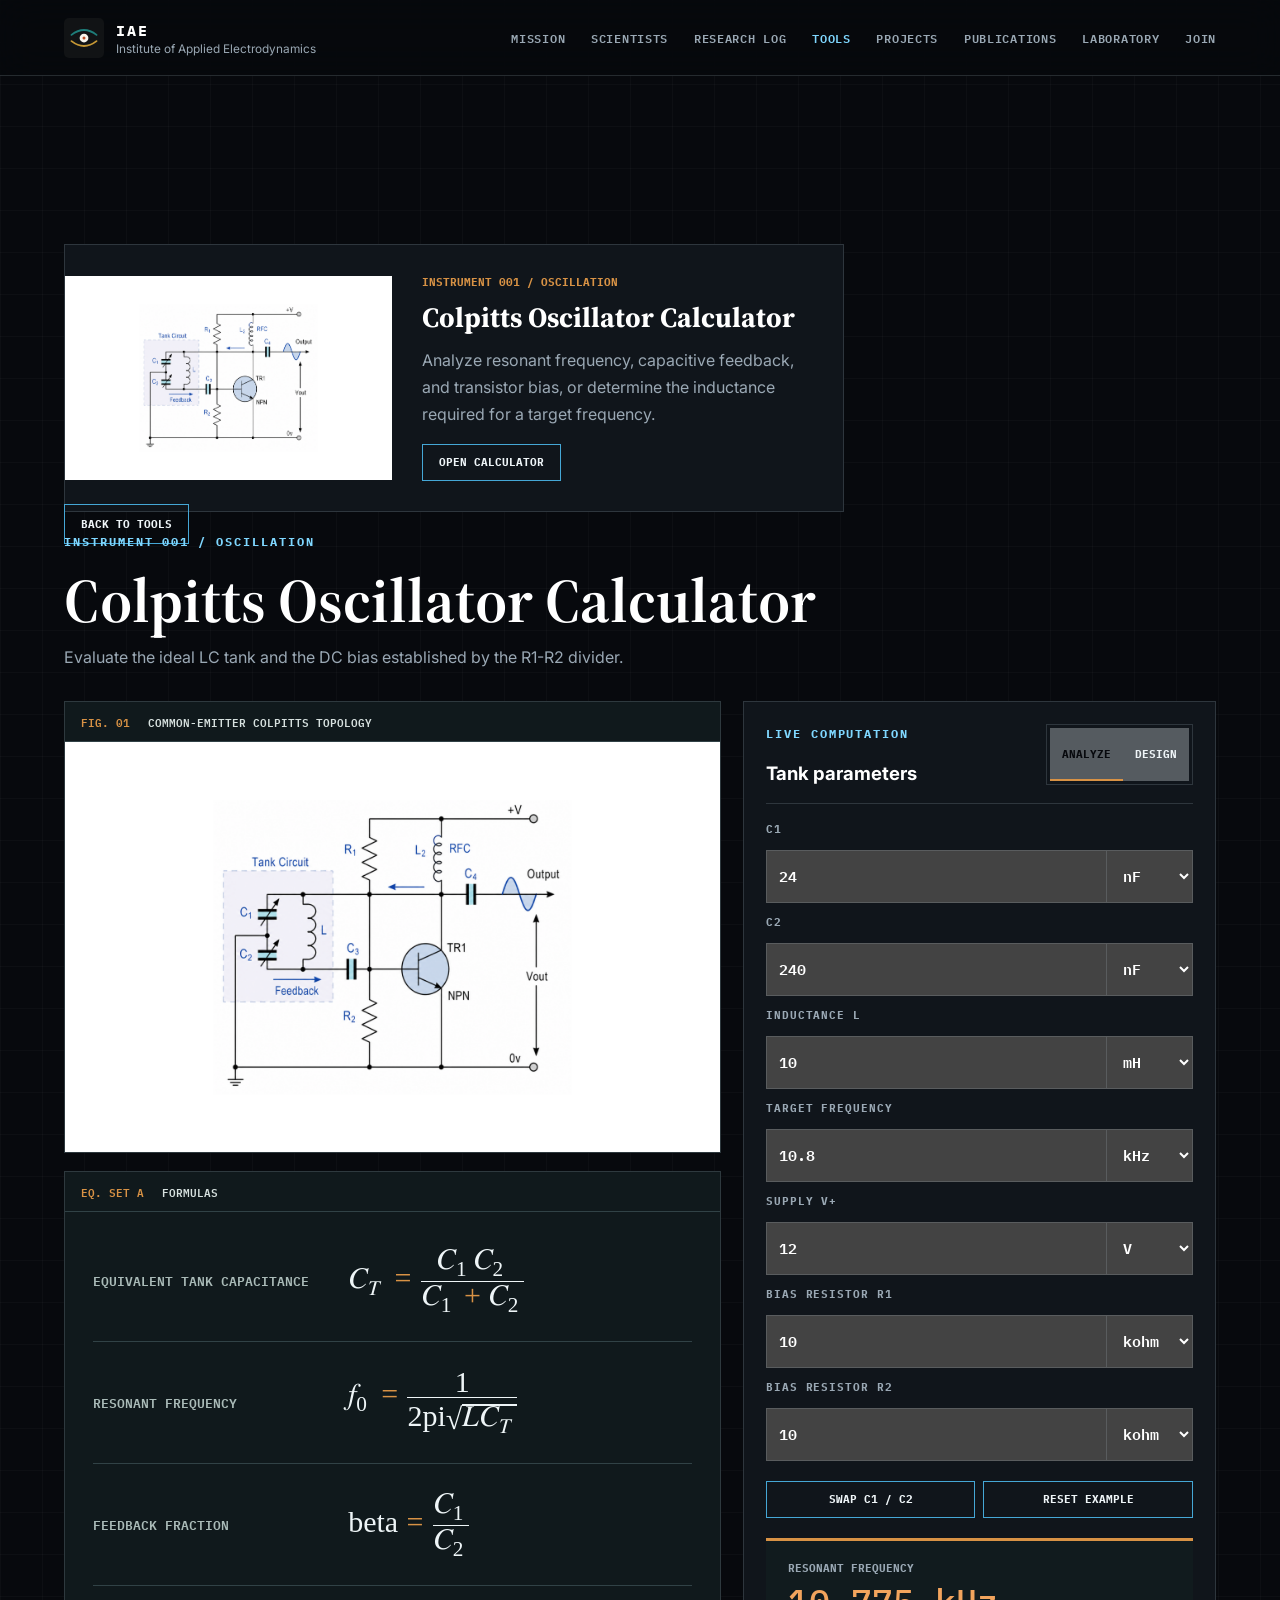
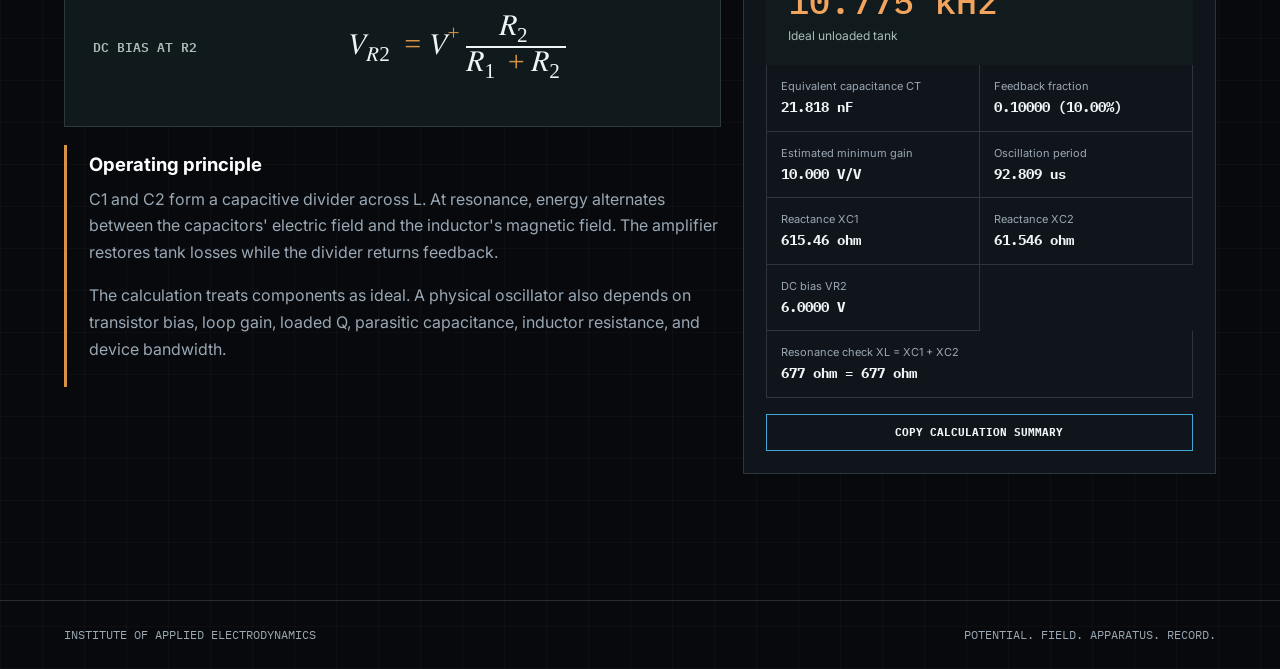
<file: colpitts.html>
<!doctype html>
<html lang="en">
  <head>
    <meta charset="utf-8" />
    <meta name="viewport" content="width=device-width, initial-scale=1" />
    <title>Colpitts Oscillator Calculator | Institute of Applied Electrodynamics</title>
    <meta name="description" content="Interactive Colpitts oscillator tank, feedback, and DC bias calculator." />
    <link rel="preconnect" href="https://fonts.googleapis.com" />
    <link rel="preconnect" href="https://fonts.gstatic.com" crossorigin />
    <link href="https://fonts.googleapis.com/css2?family=IBM+Plex+Mono:wght@400;500;600;700&family=Inter:wght@400;500;600;700;800&family=Source+Serif+4:opsz,wght@8..60,500;8..60,650&display=swap" rel="stylesheet" />
    <link rel="stylesheet" href="styles.css" />
  </head>
  <body class="iae-calculator-page">
    <header class="site-header" data-header>
      <a class="brand" href="index.html#home" aria-label="Institute of Applied Electrodynamics home">
        <img src="assets/field-mark.svg" alt="" />
        <span><strong>IAE</strong><small>Institute of Applied Electrodynamics</small></span>
      </a>
      <nav class="nav" aria-label="Primary navigation">
        <a href="index.html#mission">Mission</a>
        <a href="index.html#scientists">Scientists</a>
        <a href="index.html#log">Research Log</a>
        <a href="tools.html" aria-current="page">Tools</a>
        <a href="index.html#projects">Projects</a>
        <a href="index.html#publications">Publications</a>
        <a href="index.html#laboratory">Laboratory</a>
        <a href="index.html#join">Join</a>
      </nav>
      <button class="nav-toggle" type="button" data-nav-toggle aria-label="Open navigation"><span></span><span></span></button>
    </header>
    <main class="iae-page-main">
<section class="section iae-tools-section" id="tools">
      <div class="section-heading">
        <div>
          <p class="eyebrow">Engineering instruments</p>
          <h2>Tools</h2>
        </div>
        <p>Working calculators for designing, checking, and documenting experimental circuits.</p>
      </div>

      <div class="iae-tool-catalog" data-iae-tool-catalog hidden>
        <article class="iae-tool-card">
          <figure><img src="assets/colpitts-circuit-hd.png" alt="Colpitts oscillator circuit"></figure>
          <div class="iae-tool-card-copy">
            <p class="iae-tool-index">Instrument 001 / Oscillation</p>
            <h3>Colpitts Oscillator Calculator</h3>
            <p>Analyze resonant frequency, capacitive feedback, and transistor bias, or determine the inductance required for a target frequency.</p>
            <button type="button" class="iae-tool-command" data-open-colpitts>Open calculator</button>
          </div>
        </article>
      </div>

      <div class="iae-calculator-workspace" data-colpitts-workspace>
        <div class="iae-tool-heading">
          <a class="iae-back-command" href="tools.html">Back to tools</a>
          <p class="eyebrow">Instrument 001 / Oscillation</p>
          <h2>Colpitts Oscillator Calculator</h2>
          <p>Evaluate the ideal LC tank and the DC bias established by the R1-R2 divider.</p>
        </div>

        <div class="iae-tool-layout">
          <div class="iae-tool-reference">
            <figure class="iae-technical-plate">
              <figcaption><span>Fig. 01</span> Common-emitter Colpitts topology</figcaption>
              <a class="iae-circuit-zoom" href="assets/colpitts-circuit-hd.png" target="_blank" title="Open full-resolution circuit">
                <img src="assets/colpitts-circuit-hd.png" alt="Technical circuit diagram of a transistor Colpitts oscillator">
              </a>
            </figure>

            <figure class="iae-technical-plate iae-formula-plate">
              <figcaption><span>Eq. set A</span> Formulas</figcaption>
              <div class="iae-formula-sheet" aria-label="Colpitts oscillator formulas">
                <div class="iae-formula-row"><span>Equivalent tank capacitance</span><math display="block"><msub><mi>C</mi><mi>T</mi></msub><mo>=</mo><mfrac><mrow><msub><mi>C</mi><mn>1</mn></msub><msub><mi>C</mi><mn>2</mn></msub></mrow><mrow><msub><mi>C</mi><mn>1</mn></msub><mo>+</mo><msub><mi>C</mi><mn>2</mn></msub></mrow></mfrac></math></div>
                <div class="iae-formula-row"><span>Resonant frequency</span><math display="block"><msub><mi>f</mi><mn>0</mn></msub><mo>=</mo><mfrac><mn>1</mn><mrow><mn>2</mn><mi>pi</mi><msqrt><mi>L</mi><msub><mi>C</mi><mi>T</mi></msub></msqrt></mrow></mfrac></math></div>
                <div class="iae-formula-row"><span>Feedback fraction</span><math display="block"><mi>beta</mi><mo>=</mo><mfrac><msub><mi>C</mi><mn>1</mn></msub><msub><mi>C</mi><mn>2</mn></msub></mfrac></math></div>
                <div class="iae-formula-row"><span>DC bias at R2</span><math display="block"><msub><mi>V</mi><mrow><mi>R</mi><mn>2</mn></mrow></msub><mo>=</mo><msup><mi>V</mi><mo>+</mo></msup><mfrac><msub><mi>R</mi><mn>2</mn></msub><mrow><msub><mi>R</mi><mn>1</mn></msub><mo>+</mo><msub><mi>R</mi><mn>2</mn></msub></mrow></mfrac></math></div>
              </div>
            </figure>

            <div class="iae-theory-note">
              <h3>Operating principle</h3>
              <p>C1 and C2 form a capacitive divider across L. At resonance, energy alternates between the capacitors' electric field and the inductor's magnetic field. The amplifier restores tank losses while the divider returns feedback.</p>
              <p>The calculation treats components as ideal. A physical oscillator also depends on transistor bias, loop gain, loaded Q, parasitic capacitance, inductor resistance, and device bandwidth.</p>
            </div>
          </div>

          <aside class="iae-calculator-panel">
            <div class="iae-calculator-header">
              <div><p class="eyebrow">Live computation</p><h3>Tank parameters</h3></div>
              <div class="iae-mode-switch" aria-label="Calculation mode">
                <button type="button" class="active" data-site-colpitts-mode="analyze" aria-pressed="true">Analyze</button>
                <button type="button" data-site-colpitts-mode="design" aria-pressed="false">Design</button>
              </div>
            </div>

            <form data-site-colpitts-form>
              <div class="iae-variable-grid">
                <label class="iae-variable-field"><span>C1</span><div><input name="c1" type="number" min="0" step="any" value="24"><select name="c1Unit"><option value="1e-12">pF</option><option value="1e-9" selected>nF</option><option value="1e-6">uF</option></select></div></label>
                <label class="iae-variable-field"><span>C2</span><div><input name="c2" type="number" min="0" step="any" value="240"><select name="c2Unit"><option value="1e-12">pF</option><option value="1e-9" selected>nF</option><option value="1e-6">uF</option></select></div></label>
                <label class="iae-variable-field iae-analyze-field"><span>Inductance L</span><div><input name="inductance" type="number" min="0" step="any" value="10"><select name="inductanceUnit"><option value="1e-6">uH</option><option value="1e-3" selected>mH</option><option value="1">H</option></select></div></label>
                <label class="iae-variable-field iae-design-field" hidden><span>Target frequency</span><div><input name="targetFrequency" type="number" min="0" step="any" value="10.8"><select name="frequencyUnit"><option value="1">Hz</option><option value="1e3" selected>kHz</option><option value="1e6">MHz</option></select></div></label>
                <label class="iae-variable-field"><span>Supply V+</span><div><input name="vplus" type="number" min="0" step="any" value="12"><select name="vplusUnit"><option value="1" selected>V</option><option value="0.001">mV</option></select></div></label>
                <label class="iae-variable-field"><span>Bias resistor R1</span><div><input name="r1" type="number" min="0" step="any" value="10"><select name="r1Unit"><option value="1">ohm</option><option value="1000" selected>kohm</option><option value="1000000">Mohm</option></select></div></label>
                <label class="iae-variable-field"><span>Bias resistor R2</span><div><input name="r2" type="number" min="0" step="any" value="10"><select name="r2Unit"><option value="1">ohm</option><option value="1000" selected>kohm</option><option value="1000000">Mohm</option></select></div></label>
              </div>
              <div class="iae-calculator-actions">
                <button type="button" data-site-swap-capacitors>Swap C1 / C2</button>
                <button type="button" data-site-colpitts-reset>Reset example</button>
              </div>
            </form>

            <p class="iae-calculation-warning" data-site-colpitts-warning hidden>Enter positive values for every active variable.</p>
            <div class="iae-primary-result"><p data-site-primary-label>Resonant frequency</p><strong data-site-primary-value>10.8 kHz</strong><span data-site-primary-note>Ideal unloaded tank</span></div>
            <dl class="iae-result-grid">
              <div><dt>Equivalent capacitance CT</dt><dd data-site-result="ct">-</dd></div>
              <div><dt>Feedback fraction</dt><dd data-site-result="beta">-</dd></div>
              <div><dt>Estimated minimum gain</dt><dd data-site-result="gain">-</dd></div>
              <div><dt>Oscillation period</dt><dd data-site-result="period">-</dd></div>
              <div><dt>Reactance XC1</dt><dd data-site-result="xc1">-</dd></div>
              <div><dt>Reactance XC2</dt><dd data-site-result="xc2">-</dd></div>
              <div><dt>DC bias VR2</dt><dd data-site-result="vr2">-</dd></div>
              <div class="iae-wide-result"><dt>Resonance check XL = XC1 + XC2</dt><dd data-site-result="xl">-</dd></div>
            </dl>
            <button type="button" class="iae-copy-calculation" data-site-copy-colpitts>Copy calculation summary</button>
          </aside>
        </div>
      </div>
    </section>
    </main>
    <footer class="site-footer">
      <p>Institute of Applied Electrodynamics</p>
      <p>Potential. Field. Apparatus. Record.</p>
    </footer>
    <script src="tools.js"></script>
  </body>
</html>
</file>
<file: styles.css>
:root {
  --void: #07090d;
  --panel: #10151b;
  --panel-2: #151d25;
  --steel: #9aa8b4;
  --muted: #71808d;
  --line: rgba(204, 221, 232, 0.16);
  --paper: #e9e2d2;
  --ink: #eff5f8;
  --blue: #45a7d6;
  --blue-hot: #7fd7ff;
  --copper: #d89245;
  --white: #ffffff;
  --shadow: 0 24px 70px rgba(0, 0, 0, 0.35);
  color-scheme: dark;
  font-family: Inter, system-ui, -apple-system, BlinkMacSystemFont, "Segoe UI", sans-serif;
}

* {
  box-sizing: border-box;
}

html {
  scroll-behavior: smooth;
}

body {
  background:
    linear-gradient(90deg, rgba(255, 255, 255, 0.025) 1px, transparent 1px) 0 0 / 42px 42px,
    linear-gradient(rgba(255, 255, 255, 0.025) 1px, transparent 1px) 0 0 / 42px 42px,
    var(--void);
  color: var(--ink);
  margin: 0;
}

body.nav-open {
  overflow: hidden;
}

img,
svg {
  display: block;
  max-width: 100%;
}

a {
  color: inherit;
  text-decoration: none;
}

code {
  background: rgba(127, 215, 255, 0.1);
  border: 1px solid rgba(127, 215, 255, 0.16);
  border-radius: 4px;
  color: var(--blue-hot);
  font-family: "IBM Plex Mono", Consolas, monospace;
  font-size: 0.88em;
  padding: 0.08em 0.32em;
}

.site-header {
  align-items: center;
  backdrop-filter: blur(18px);
  background: rgba(7, 9, 13, 0.84);
  border-bottom: 1px solid var(--line);
  display: flex;
  height: 76px;
  justify-content: space-between;
  left: 0;
  padding: 0 clamp(18px, 5vw, 64px);
  position: fixed;
  right: 0;
  top: 0;
  z-index: 20;
}

.brand {
  align-items: center;
  display: flex;
  gap: 12px;
  min-width: 290px;
}

.brand img {
  height: 40px;
  width: 40px;
}

.brand strong,
.brand small {
  display: block;
}

.brand strong {
  color: var(--white);
  font-family: "IBM Plex Mono", Consolas, monospace;
  font-size: 0.95rem;
  letter-spacing: 0.14em;
}

.brand small {
  color: var(--steel);
  font-size: 0.74rem;
  margin-top: 2px;
}

.nav {
  align-items: center;
  display: flex;
  gap: clamp(14px, 2vw, 26px);
  font-family: "IBM Plex Mono", Consolas, monospace;
  font-size: 0.76rem;
  font-weight: 600;
  letter-spacing: 0.06em;
  text-transform: uppercase;
}

.nav a {
  color: var(--steel);
}

.nav a:hover {
  color: var(--blue-hot);
}

.nav-toggle {
  background: transparent;
  border: 0;
  display: none;
  height: 44px;
  position: relative;
  width: 44px;
}

.nav-toggle span {
  background: var(--ink);
  height: 2px;
  left: 11px;
  position: absolute;
  width: 22px;
}

.nav-toggle span:first-child {
  top: 17px;
}

.nav-toggle span:last-child {
  top: 25px;
}

.hero {
  min-height: 96vh;
  overflow: hidden;
  padding: 132px clamp(20px, 5vw, 72px) 72px;
  position: relative;
}

.field-canvas {
  height: 100%;
  inset: 0;
  opacity: 0.72;
  position: absolute;
  width: 100%;
}

.hero::after {
  background: linear-gradient(90deg, rgba(7, 9, 13, 0.98) 0%, rgba(7, 9, 13, 0.72) 46%, rgba(7, 9, 13, 0.2) 100%);
  content: "";
  inset: 0;
  position: absolute;
}

.hero-grid {
  align-items: center;
  display: grid;
  gap: clamp(34px, 6vw, 82px);
  grid-template-columns: minmax(0, 0.9fr) minmax(420px, 1.1fr);
  margin: 0 auto;
  max-width: 1260px;
  min-height: calc(96vh - 204px);
  position: relative;
  z-index: 2;
}

.eyebrow,
.mono-label {
  color: var(--blue-hot);
  font-family: "IBM Plex Mono", Consolas, monospace;
  font-size: 0.76rem;
  font-weight: 700;
  letter-spacing: 0.16em;
  margin: 0 0 18px;
  text-transform: uppercase;
}

h1,
h2,
h3,
p {
  margin-top: 0;
}

h1,
h2 {
  font-family: "Source Serif 4", Georgia, serif;
  font-weight: 650;
  letter-spacing: 0;
}

h1 {
  color: var(--white);
  font-size: clamp(3.1rem, 3.5vw, 7.2rem);
  line-height: 0.9;
  margin-bottom: 28px;
  max-width: 980px;
}

h2 {
  color: var(--white);
  font-size: clamp(2.1rem, 4.8vw, 4.4rem);
  line-height: 0.98;
  margin-bottom: 0;
}

h3 {
  color: var(--white);
  font-size: 1.16rem;
  line-height: 1.2;
  margin-bottom: 10px;
}

p {
  color: var(--steel);
  line-height: 1.68;
}

.hero-subtitle {
  color: #c6d3dc;
  font-size: clamp(1.04rem, 1.8vw, 1.28rem);
  max-width: 760px;
}

.hero-actions {
  display: flex;
  flex-wrap: wrap;
  gap: 12px;
  margin-top: 34px;
}

.button {
  align-items: center;
  border-radius: 2px;
  display: inline-flex;
  font-family: "IBM Plex Mono", Consolas, monospace;
  font-size: 0.78rem;
  font-weight: 700;
  justify-content: center;
  letter-spacing: 0.08em;
  min-height: 48px;
  padding: 0 18px;
  text-transform: uppercase;
}

.button.primary {
  background: var(--blue-hot);
  color: #041017;
}

.button.secondary {
  border: 1px solid rgba(127, 215, 255, 0.32);
  color: var(--ink);
}

.hero-visual {
  background: linear-gradient(180deg, rgba(16, 21, 27, 0.96), rgba(9, 12, 17, 0.96));
  border: 1px solid rgba(127, 215, 255, 0.2);
  box-shadow: var(--shadow);
  margin: 0;
  overflow: hidden;
}

.hero-visual img {
  aspect-ratio: 16 / 10;
  object-fit: cover;
  width: 100%;
}

.hero-visual figcaption {
  border-top: 1px solid var(--line);
  color: var(--muted);
  font-family: "IBM Plex Mono", Consolas, monospace;
  font-size: 0.72rem;
  line-height: 1.5;
  padding: 14px 16px;
  text-transform: uppercase;
}

.section {
  padding: clamp(72px, 10vw, 126px) clamp(20px, 5vw, 72px);
}

.section-heading {
  margin: 0 auto clamp(28px, 5vw, 56px);
  max-width: 1120px;
}

.section-heading.split {
  align-items: end;
  display: grid;
  gap: 28px;
  grid-template-columns: minmax(0, 1fr) minmax(260px, 440px);
}

.mission-band,
.laboratory-band,
.scientists-band {
  background:
    linear-gradient(90deg, rgba(127, 215, 255, 0.04) 1px, transparent 1px) 0 0 / 56px 56px,
    linear-gradient(rgba(127, 215, 255, 0.04) 1px, transparent 1px) 0 0 / 56px 56px,
    #0c1117;
  border-bottom: 1px solid var(--line);
  border-top: 1px solid var(--line);
}

.scientists-band {
  background-color: #090d12;
}

.scientist-list {
  margin: 0 auto;
  max-width: 1120px;
}

.scientist-profile {
  border-bottom: 1px solid var(--line);
  border-top: 1px solid var(--line);
  display: grid;
  gap: clamp(28px, 5vw, 68px);
  grid-template-columns: minmax(260px, 0.72fr) minmax(0, 1.28fr);
  padding: 30px 0;
}

.scientist-portrait {
  background: #080b10;
  border: 1px solid rgba(127, 215, 255, 0.2);
  margin: 0;
}

.scientist-portrait img {
  aspect-ratio: 4 / 5;
  object-fit: cover;
  width: 100%;
}

.scientist-portrait figcaption {
  border-top: 1px solid var(--line);
  color: var(--muted);
  font-family: "IBM Plex Mono", Consolas, monospace;
  font-size: 0.68rem;
  padding: 12px 14px;
  text-transform: uppercase;
}

.scientist-copy {
  align-self: center;
}

.scientist-copy h3 {
  font-family: "Source Serif 4", Georgia, serif;
  font-size: clamp(2rem, 4vw, 3.8rem);
  margin-bottom: 4px;
}

.scientist-role {
  color: var(--copper);
  font-family: "IBM Plex Mono", Consolas, monospace;
  font-size: 0.8rem;
  font-weight: 700;
  text-transform: uppercase;
}

.scientist-fields {
  border-top: 1px solid var(--line);
  display: grid;
  gap: 12px;
  grid-template-columns: repeat(3, minmax(0, 1fr));
  margin: 26px 0 0;
  padding-top: 20px;
}

.scientist-fields dt,
.scientist-fields dd {
  margin: 0;
}

.scientist-fields dt {
  color: var(--blue-hot);
  font-family: "IBM Plex Mono", Consolas, monospace;
  font-size: 0.68rem;
  font-weight: 700;
  margin-bottom: 6px;
  text-transform: uppercase;
}

.scientist-fields dd {
  color: var(--steel);
  font-size: 0.88rem;
  line-height: 1.5;
}

.mission-copy {
  columns: 2 320px;
  column-gap: 56px;
  margin: 0 auto;
  max-width: 1120px;
}

.mission-copy p {
  break-inside: avoid;
  color: #c2ced7;
  font-size: 1.04rem;
}

.publishing-note {
  align-items: center;
  background: rgba(16, 21, 27, 0.82);
  border: 1px solid rgba(127, 215, 255, 0.16);
  display: grid;
  gap: 22px;
  grid-template-columns: minmax(0, 1fr) auto;
  margin: 0 auto 24px;
  max-width: 1120px;
  padding: 22px;
}

.log-tools {
  align-items: end;
  display: grid;
  gap: 20px;
  grid-template-columns: minmax(0, 1fr) auto;
  margin: 0 auto 28px;
  max-width: 1120px;
}

.search-field {
  max-width: 720px;
}

.search-field input {
  background: rgba(8, 11, 16, 0.94);
  border-color: rgba(127, 215, 255, 0.28);
  min-height: 52px;
}

.search-field input:focus {
  border-color: var(--blue-hot);
  outline: 2px solid rgba(127, 215, 255, 0.12);
  outline-offset: 2px;
}

.log-count {
  color: var(--muted);
  font-family: "IBM Plex Mono", Consolas, monospace;
  font-size: 0.72rem;
  margin: 0 0 14px;
  text-transform: uppercase;
}

.publishing-note p {
  margin-bottom: 0;
}

.timeline {
  border-top: 1px solid var(--line);
  display: grid;
  margin: 0 auto;
  max-width: 1120px;
}

.log-entry {
  border-bottom: 1px solid var(--line);
  display: grid;
  gap: 22px;
  grid-template-columns: 112px minmax(0, 1fr);
  padding: 30px 0;
}

.entry-number {
  color: var(--copper);
  font-family: "IBM Plex Mono", Consolas, monospace;
  font-size: 1.9rem;
  font-weight: 700;
}

.entry-meta {
  color: var(--muted);
  display: flex;
  flex-wrap: wrap;
  font-family: "IBM Plex Mono", Consolas, monospace;
  font-size: 0.72rem;
  font-weight: 700;
  gap: 12px;
  letter-spacing: 0.08em;
  margin-bottom: 10px;
  text-transform: uppercase;
}

.entry-summary {
  color: #c7d2da;
  font-size: 1.02rem;
  white-space: pre-wrap;
}

.tag-list {
  display: flex;
  flex-wrap: wrap;
  gap: 6px;
  margin: 16px 0;
}

.tag-pill {
  background: rgba(127, 215, 255, 0.08);
  border: 1px solid rgba(127, 215, 255, 0.18);
  color: var(--blue-hot);
  display: inline-flex;
  font-family: "IBM Plex Mono", Consolas, monospace;
  font-size: 0.68rem;
  font-weight: 700;
  line-height: 1;
  padding: 6px 8px;
  text-transform: uppercase;
}

.entry-grid {
  display: grid;
  gap: 16px;
  grid-template-columns: repeat(2, minmax(0, 1fr));
  margin-top: 18px;
}

.entry-gallery {
  display: grid;
  gap: 10px;
  grid-template-columns: repeat(2, minmax(0, 1fr));
  margin: 20px 0 4px;
}

.entry-image-button {
  background: #080b10;
  border: 1px solid var(--line);
  cursor: zoom-in;
  min-height: 0;
  overflow: hidden;
  padding: 0;
  position: relative;
}

.entry-image-button img {
  aspect-ratio: 16 / 10;
  object-fit: cover;
  transition: transform 180ms ease;
  width: 100%;
}

.entry-image-button:hover img,
.entry-image-button:focus-visible img {
  transform: scale(1.025);
}

.entry-image-button span {
  background: rgba(7, 9, 13, 0.9);
  bottom: 0;
  color: var(--ink);
  font-family: "IBM Plex Mono", Consolas, monospace;
  font-size: 0.66rem;
  left: 0;
  padding: 8px 10px;
  position: absolute;
  right: 0;
  text-align: left;
  text-transform: uppercase;
}

.entry-grid strong {
  color: var(--white);
  display: block;
  font-family: "IBM Plex Mono", Consolas, monospace;
  font-size: 0.72rem;
  letter-spacing: 0.1em;
  margin-bottom: 5px;
  text-transform: uppercase;
}

.entry-grid p {
  margin-bottom: 0;
  white-space: pre-wrap;
}

.measurement-list {
  border-top: 1px solid var(--line);
  color: var(--steel);
  display: grid;
  gap: 8px;
  list-style: none;
  margin: 22px 0 0;
  padding: 18px 0 0;
}

.measurement-list li {
  white-space: pre-wrap;
}

.measurement-list strong {
  color: var(--copper);
  font-family: "IBM Plex Mono", Consolas, monospace;
}

.empty-log {
  color: var(--muted);
  padding: 28px 0;
}

.log-warning {
  align-items: start;
  background: rgba(216, 146, 69, 0.08);
  border: 1px solid rgba(216, 146, 69, 0.3);
  color: var(--steel);
  display: grid;
  gap: 6px;
  margin: 20px 0;
  padding: 14px 16px;
}

.log-warning strong,
.log-warning span {
  font-family: "IBM Plex Mono", Consolas, monospace;
  font-size: 0.7rem;
}

.log-warning strong {
  color: var(--copper);
  text-transform: uppercase;
}

.entry-pagination {
  align-items: center;
  display: flex;
  gap: 12px;
  justify-content: space-between;
  margin: 28px auto 0;
  max-width: 1120px;
}

.entry-pagination[hidden] {
  display: none;
}

.page-numbers {
  display: flex;
  gap: 6px;
}

.page-button,
.page-number {
  background: transparent;
  border: 1px solid var(--line);
  color: var(--steel);
  cursor: pointer;
  font-family: "IBM Plex Mono", Consolas, monospace;
  font-size: 0.72rem;
  font-weight: 700;
  min-height: 40px;
  padding: 0 14px;
  text-transform: uppercase;
}

.page-number {
  min-width: 40px;
  padding: 0;
}

.page-number[aria-current="page"] {
  background: var(--blue-hot);
  border-color: var(--blue-hot);
  color: #041017;
}

.page-button:disabled {
  cursor: not-allowed;
  opacity: 0.36;
}

.image-viewer {
  background: #07090d;
  border: 1px solid rgba(127, 215, 255, 0.28);
  color: var(--ink);
  height: min(88vh, 820px);
  margin: auto;
  max-width: min(94vw, 1180px);
  padding: 42px 72px 24px;
  width: 100%;
}

.image-viewer::backdrop {
  background: rgba(0, 0, 0, 0.86);
  backdrop-filter: blur(5px);
}

.image-viewer figure {
  display: grid;
  grid-template-rows: minmax(0, 1fr) auto;
  height: 100%;
  margin: 0;
}

.image-viewer figure img {
  height: 100%;
  object-fit: contain;
  width: 100%;
}

.image-viewer figcaption {
  color: var(--steel);
  font-family: "IBM Plex Mono", Consolas, monospace;
  font-size: 0.72rem;
  padding-top: 14px;
  text-align: center;
}

.viewer-close,
.viewer-nav {
  background: rgba(7, 9, 13, 0.88);
  border: 1px solid var(--line);
  color: var(--ink);
  cursor: pointer;
  position: absolute;
  z-index: 2;
}

.viewer-close {
  font-size: 1.5rem;
  height: 38px;
  right: 12px;
  top: 12px;
  width: 38px;
}

.viewer-nav {
  font-family: "IBM Plex Mono", Consolas, monospace;
  font-size: 0.66rem;
  padding: 10px;
  text-transform: uppercase;
  top: 50%;
  transform: translateY(-50%);
}

.viewer-previous { left: 12px; }
.viewer-next { right: 12px; }

.viewer-nav:disabled {
  display: none;
}

.projects-band {
  background: #0a0d12;
}

.project-grid,
.capability-grid {
  display: grid;
  gap: 16px;
  grid-template-columns: repeat(3, minmax(0, 1fr));
  margin: 0 auto;
  max-width: 1120px;
}

.project-card {
  background: rgba(16, 21, 27, 0.9);
  border: 1px solid var(--line);
  min-height: 280px;
  padding: 28px;
}

.project-card span {
  color: var(--copper);
  display: block;
  font-family: "IBM Plex Mono", Consolas, monospace;
  font-size: 1.5rem;
  font-weight: 700;
  margin-bottom: 54px;
}

.text-link {
  color: var(--blue-hot);
  font-family: "IBM Plex Mono", Consolas, monospace;
  font-size: 0.76rem;
  font-weight: 700;
  letter-spacing: 0.08em;
  text-decoration: underline;
  text-underline-offset: 5px;
  text-transform: uppercase;
}

.publication-list {
  display: grid;
  margin: 0 auto;
  max-width: 1120px;
}

.publication-list article {
  border-top: 1px solid var(--line);
  display: grid;
  gap: 20px;
  grid-template-columns: 190px minmax(0, 1fr) minmax(260px, 360px);
  padding: 26px 0;
}

.publication-list article:last-child {
  border-bottom: 1px solid var(--line);
}

.pub-type {
  color: var(--copper);
  font-family: "IBM Plex Mono", Consolas, monospace;
  font-size: 0.72rem;
  font-weight: 700;
  letter-spacing: 0.08em;
  text-transform: uppercase;
}

.capability-grid > div {
  border-left: 1px solid rgba(127, 215, 255, 0.22);
  min-height: 220px;
  padding: 20px 22px;
}

.join {
  align-items: start;
  display: grid;
  gap: clamp(28px, 6vw, 76px);
  grid-template-columns: minmax(0, 0.92fr) minmax(300px, 440px);
  margin: 0 auto;
  max-width: 1260px;
}

.join h2 {
  margin-bottom: 26px;
}

.join-form {
  background: rgba(16, 21, 27, 0.9);
  border: 1px solid var(--line);
  box-shadow: var(--shadow);
  display: grid;
  gap: 16px;
  padding: 24px;
}

label {
  color: var(--ink);
  display: grid;
  font-family: "IBM Plex Mono", Consolas, monospace;
  font-size: 0.72rem;
  font-weight: 700;
  gap: 8px;
  letter-spacing: 0.08em;
  text-transform: uppercase;
}

input,
textarea {
  background: #080b10;
  border: 1px solid rgba(204, 221, 232, 0.2);
  border-radius: 0;
  color: var(--ink);
  font: inherit;
  letter-spacing: 0;
  min-height: 46px;
  padding: 10px 12px;
  text-transform: none;
  width: 100%;
}

textarea {
  resize: vertical;
}

.site-footer {
  align-items: center;
  border-top: 1px solid var(--line);
  display: flex;
  justify-content: space-between;
  padding: 24px clamp(20px, 5vw, 72px);
}

.site-footer p {
  font-family: "IBM Plex Mono", Consolas, monospace;
  font-size: 0.76rem;
  margin: 0;
  text-transform: uppercase;
}

@media (max-width: 980px) {
  .nav-toggle {
    display: block;
  }

  .nav {
    align-items: stretch;
    background: rgba(7, 9, 13, 0.98);
    border-bottom: 1px solid var(--line);
    display: none;
    flex-direction: column;
    gap: 0;
    left: 0;
    padding: 86px 24px 24px;
    position: fixed;
    right: 0;
    top: 0;
    z-index: -1;
  }

  body.nav-open .nav {
    display: flex;
  }

  .nav a {
    border-top: 1px solid var(--line);
    font-size: 0.96rem;
    padding: 18px 0;
  }

  .hero-grid,
  .section-heading.split,
  .publishing-note,
  .join,
  .scientist-profile {
    grid-template-columns: 1fr;
  }

  .hero-grid {
    min-height: auto;
  }

  .hero-visual img {
    aspect-ratio: 16 / 10;
  }

  .project-grid,
  .capability-grid,
  .entry-grid {
    grid-template-columns: 1fr;
  }

  .publication-list article {
    grid-template-columns: 1fr;
  }
}

@media (max-width: 620px) {
  .site-header {
    height: 68px;
  }

  .brand {
    min-width: 0;
  }

  .brand small {
    display: none;
  }

  .hero {
    align-items: center;
    display: flex;
    min-height: auto;
    padding: 108px 20px 56px;
    text-align: center;
  }

  .hero-grid {
    justify-items: center;
    width: 100%;
  }

  .hero-copy {
    margin: 0 auto;
    max-width: 520px;
    min-width: 0;
    width: 100%;
  }

  .hero-subtitle {
    margin-left: auto;
    margin-right: auto;
  }

  h1 {
    font-size: clamp(2rem, 10.5vw, 3.4rem);
    line-height: 0.96;
    max-width: 100%;
  }

  .hero .eyebrow {
    font-size: 0.68rem;
    line-height: 1.5;
  }

  .hero-actions,
  .site-footer {
    align-items: stretch;
    flex-direction: column;
  }

  .hero-actions {
    justify-content: center;
    width: 100%;
  }

  .hero-visual {
    width: min(100%, 480px);
  }

  .button {
    width: 100%;
  }

  .log-entry {
    grid-template-columns: 1fr;
  }

  .scientist-fields,
  .log-tools,
  .entry-gallery {
    grid-template-columns: 1fr;
  }

  .log-count {
    margin: 0;
  }

  .entry-pagination {
    align-items: stretch;
    flex-wrap: wrap;
  }

  .page-numbers {
    order: -1;
    width: 100%;
  }

  .page-button {
    flex: 1;
  }

  .image-viewer {
    height: 90vh;
    padding: 50px 12px 70px;
  }

  .viewer-nav {
    bottom: 12px;
    top: auto;
    transform: none;
  }

  .project-card {
    min-height: auto;
  }

  .project-card span {
    margin-bottom: 28px;
  }
}

/* IAE engineering tools */
.iae-tool-catalog{display:grid;grid-template-columns:minmax(0,780px)}
.iae-tool-card{align-items:center;background:var(--panel);border:1px solid var(--line);display:grid;grid-template-columns:minmax(280px,42%) 1fr}
.iae-tool-card figure{align-self:center;aspect-ratio:1586/992;background:#fff;margin:0;overflow:hidden;width:100%}
.iae-tool-card figure img{height:100%;object-fit:contain;width:100%}
.iae-tool-card-copy{padding:30px}
.iae-tool-index{color:var(--copper);font:700 11px/1.4 "IBM Plex Mono",monospace;text-transform:uppercase}
.iae-tool-card h3{font-family:"Source Serif 4",Georgia,serif;font-size:28px;margin:8px 0 12px}
.iae-tool-command,.iae-back-command,.iae-copy-calculation,.iae-calculator-actions button{background:transparent;border:1px solid var(--blue);color:var(--ink);font:700 11px/1 "IBM Plex Mono",monospace;padding:12px 16px;text-transform:uppercase}
.iae-tool-command:hover,.iae-copy-calculation:hover{background:var(--blue);color:var(--void)}
.iae-calculator-workspace{margin-top:54px}
.iae-tool-heading{margin-bottom:30px;max-width:820px}
.iae-tool-heading h2{font-family:"Source Serif 4",Georgia,serif;font-size:clamp(34px,5vw,62px);line-height:1;margin:12px 0}
.iae-back-command{margin-bottom:24px}
.iae-tool-layout{align-items:start;display:grid;gap:22px;grid-template-columns:minmax(0,1fr) minmax(370px,.72fr)}
.iae-tool-reference{display:grid;gap:18px}
.iae-technical-plate{background:#10191c;border:1px solid var(--line);margin:0}
.iae-technical-plate figcaption{border-bottom:1px solid #314246;color:#d7e1df;display:flex;font:600 11px/1.4 "IBM Plex Mono",monospace;gap:18px;padding:12px 16px;text-transform:uppercase}
.iae-technical-plate figcaption span{color:var(--copper)}
.iae-circuit-zoom{background:#fff;cursor:zoom-in;display:block;width:100%}
.iae-circuit-zoom img{height:auto;width:100%}
.iae-formula-sheet{background:#10191c;color:#eef5f7;padding:8px 28px 18px}
.iae-formula-row{align-items:center;border-bottom:1px solid #314246;display:grid;gap:26px;grid-template-columns:minmax(180px,.8fr) minmax(280px,1.2fr);min-height:122px}
.iae-formula-row:last-child{border-bottom:0}
.iae-formula-row>span{color:#aabbb8;font:600 13px/1.4 "IBM Plex Mono",monospace;text-transform:uppercase}
.iae-formula-row math{color:#eef5f7;font-size:30px;justify-self:start}
.iae-formula-row math mo{color:var(--copper)}
.iae-theory-note{border-left:3px solid var(--copper);padding:8px 0 8px 22px}
.iae-theory-note p{white-space:pre-wrap}
.iae-calculator-panel{background:var(--panel);border:1px solid var(--line);padding:22px;position:sticky;top:90px}
.iae-calculator-header{border-bottom:1px solid var(--line);display:flex;gap:16px;justify-content:space-between;padding-bottom:18px}
.iae-calculator-header h3{margin:3px 0 0}
.iae-mode-switch{border:1px solid var(--line);display:flex;padding:3px}
.iae-mode-switch button{background:#eef5f74f;border:0;color:var(--ink);font:700 11px/1 "IBM Plex Mono",monospace;padding:8px 12px;text-transform:uppercase}
.iae-mode-switch button.active{box-shadow:inset 0 -2px var(--copper);color:var(--void)}
.iae-variable-grid{display:grid;gap:14px;padding:20px 0}
.iae-variable-field>span{color:var(--steel);display:block;font:700 11px/1 "IBM Plex Mono",monospace;margin-bottom:7px;text-transform:uppercase}
.iae-variable-field>div{display:grid;grid-template-columns:1fr 86px}
.iae-variable-field input,.iae-variable-field select{background:#434343;border:1px solid var(--line);border-radius:0;color:#fff;font:600 15px/1 "IBM Plex Mono",monospace;min-width:0;padding:12px}
.iae-variable-field select{border-left:0}
.iae-calculator-actions{display:flex;gap:8px;padding-bottom:20px}
.iae-calculator-actions button{flex:1}
.iae-calculation-warning{background:#321b1b;border-left:3px solid #e36f63;padding:10px}
.iae-primary-result{background:#111b1e;border-top:3px solid var(--copper);padding:22px}
.iae-primary-result p{font:700 11px/1 "IBM Plex Mono",monospace;margin:0 0 8px;text-transform:uppercase}
.iae-primary-result strong{color:#f2a45d;display:block;font:500 35px/1.1 "IBM Plex Mono",monospace}
.iae-primary-result span{color:#aabbb8;display:block;font-size:12px;margin-top:8px}
.iae-result-grid{border-left:1px solid var(--line);display:grid;grid-template-columns:1fr 1fr;margin:0}
.iae-result-grid div{border-bottom:1px solid var(--line);border-right:1px solid var(--line);padding:14px}
.iae-result-grid .iae-wide-result{grid-column:1/-1}
.iae-result-grid dt{color:var(--steel);font-size:11px}
.iae-result-grid dd{font:700 14px/1.25 "IBM Plex Mono",monospace;margin:6px 0 0}
.iae-copy-calculation{margin-top:16px;width:100%}
@media(max-width:1080px){.iae-tool-layout{grid-template-columns:1fr}.iae-calculator-panel{position:static}.iae-tool-reference{grid-template-columns:1fr 1fr}.iae-theory-note{grid-column:1/-1}}
@media(max-width:720px){.iae-tool-card{grid-template-columns:1fr}.iae-tool-card-copy{padding:22px}.iae-tool-reference{grid-template-columns:1fr}.iae-calculator-panel{padding:15px}.iae-calculator-header{display:block}.iae-mode-switch{margin-top:14px}.iae-mode-switch button{flex:1}.iae-formula-sheet{padding:4px 18px 12px}.iae-formula-row{gap:8px;grid-template-columns:1fr;padding:20px 0}.iae-formula-row math{font-size:25px}.iae-result-grid{grid-template-columns:1fr}.iae-result-grid .iae-wide-result{grid-column:auto}.iae-calculator-actions{display:grid}}
/* Standalone tools pages */
.iae-page-main{min-height:calc(100vh - 160px);padding-top:118px}
.iae-tools-page .iae-calculator-workspace{display:none}
.iae-calculator-page .iae-tools-section>.section-heading{display:none}
.iae-calculator-page .iae-calculator-workspace{margin-top:0}
.nav a[aria-current="page"]{color:var(--blue-hot)}
@media(max-width:720px){.iae-page-main{padding-top:88px}}
</file>
